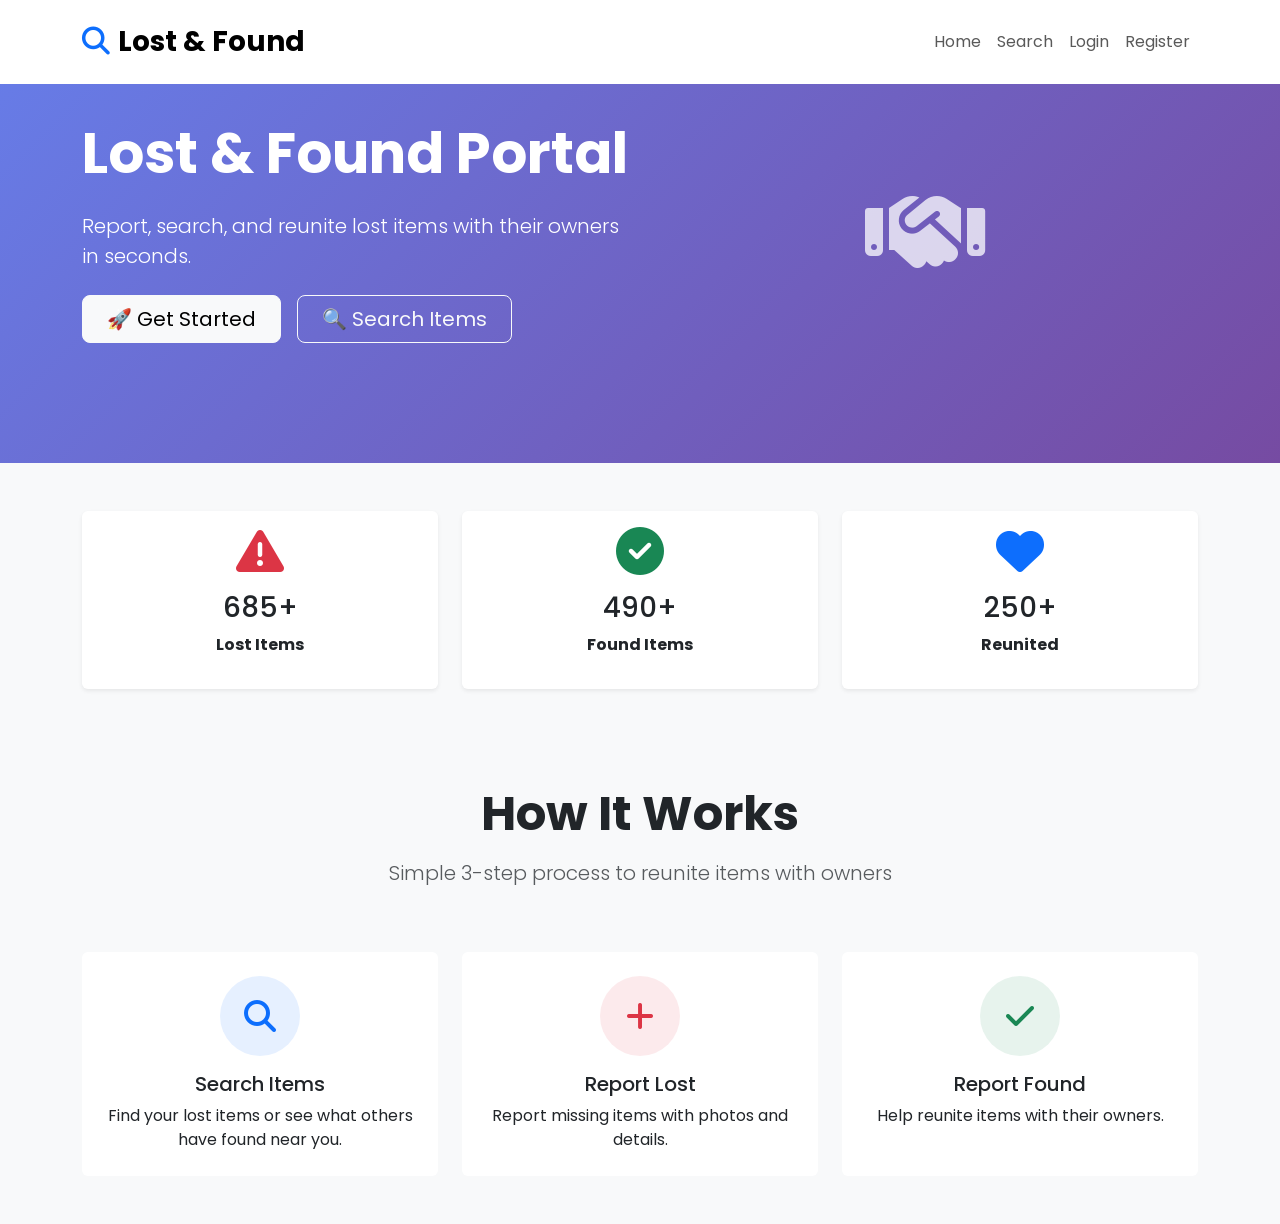
<file: index.html>
<!DOCTYPE html>
<html lang="en">
<head>
    <meta charset="UTF-8">
    <meta name="viewport" content="width=device-width, initial-scale=1.0">
    <title>Lost & Found Portal</title>
    <link href="https://cdn.jsdelivr.net/npm/bootstrap@5.3.2/dist/css/bootstrap.min.css" rel="stylesheet">
    <link href="https://cdnjs.cloudflare.com/ajax/libs/font-awesome/6.4.0/css/all.min.css" rel="stylesheet">
    <link href="https://cdnjs.cloudflare.com/ajax/libs/animate.css/4.1.1/animate.min.css" rel="stylesheet">
    <link href="https://fonts.googleapis.com/css2?family=Poppins:wght@300;400;500;600;700&display=swap" rel="stylesheet">
    <style>
        :root {
            --primary: linear-gradient(135deg, #667eea 0%, #764ba2 100%);
            --secondary: #f8f9fa;
        }
        body { font-family: 'Poppins', sans-serif; background: var(--secondary); }
        .hero-section { background: var(--primary); color: white; padding: 120px 0; }
        .navbar.scrolled { box-shadow: 0 2px 20px rgba(0,0,0,0.1); }
        .feature-card { transition: all 0.3s; border: none; }
        .feature-card:hover { transform: translateY(-10px); box-shadow: 0 20px 40px rgba(0,0,0,0.1); }
        .feature-icon { width: 80px; height: 80px; }
        .item-card { transition: all 0.3s; border-left: 4px solid #667eea; }
        .item-card:hover { transform: translateY(-5px); box-shadow: 0 10px 30px rgba(0,0,0,0.1); }
    </style>
</head>
<body>
    <!-- Navigation -->
    <nav class="navbar navbar-expand-lg navbar-light bg-white fixed-top py-3">
        <div class="container">
            <a class="navbar-brand fw-bold fs-3" href="index.html">
                <i class="fas fa-search text-primary me-2"></i>Lost & Found
            </a>
            <button class="navbar-toggler" type="button" data-bs-toggle="collapse" data-bs-target="#navbarNav" aria-label="Toggle navigation">
                <span class="navbar-toggler-icon"></span>
            </button>
            <div class="collapse navbar-collapse" id="navbarNav">
                <ul class="navbar-nav ms-auto">
                    <li class="nav-item"><a class="nav-link" href="index.html">Home</a></li>
                    <li class="nav-item"><a class="nav-link" href="search.html">Search</a></li>
                    <li class="nav-item"><a class="nav-link" href="login.html">Login</a></li>
                    <li class="nav-item"><a class="nav-link" href="register.html">Register</a></li>
                </ul>
            </div>
        </div>
    </nav>

    <!-- Hero Section -->
    <section class="hero-section">
        <div class="container">
            <div class="row align-items-center">
                <div class="col-lg-6">
                    <h1 class="display-4 fw-bold mb-4 animate__animated animate__fadeInUp">
                        Lost & Found Portal
                    </h1>
                    <p class="lead mb-4 opacity-90">Report, search, and reunite lost items with their owners in seconds.</p>
                    <div class="d-flex flex-wrap gap-3">
                        <a href="register.html" class="btn btn-light btn-lg px-4">🚀 Get Started</a>
                        <a href="search.html" class="btn btn-outline-light btn-lg px-4">🔍 Search Items</a>
                    </div>
                </div>
                <div class="col-lg-6 text-center">
                    <i class="fas fa-handshake fa-6x opacity-75"></i>
                </div>
            </div>
        </div>
    </section>

    <!-- Stats Section -->
    <section class="py-5 stats-section">
        <div class="container">
            <div class="row text-center g-4">
                <div class="col-md-4">
                    <div class="card border-0 shadow-sm">
                        <div class="card-body">
                            <i class="fas fa-exclamation-triangle text-danger fa-3x mb-3"></i>
                            <h3><span class="counter" data-target="1247">0</span>+</h3>
                            <p class="fw-bold">Lost Items</p>
                        </div>
                    </div>
                </div>
                <div class="col-md-4">
                    <div class="card border-0 shadow-sm">
                        <div class="card-body">
                            <i class="fas fa-check-circle text-success fa-3x mb-3"></i>
                            <h3><span class="counter" data-target="892">0</span>+</h3>
                            <p class="fw-bold">Found Items</p>
                        </div>
                    </div>
                </div>
                <div class="col-md-4">
                    <div class="card border-0 shadow-sm">
                        <div class="card-body">
                            <i class="fas fa-heart text-primary fa-3x mb-3"></i>
                            <h3><span class="counter" data-target="456">0</span>+</h3>
                            <p class="fw-bold">Reunited</p>
                        </div>
                    </div>
                </div>
            </div>
        </div>
    </section>

    <!-- Features -->
    <section class="py-5 bg-light">
        <div class="container">
            <div class="row text-center mb-5">
                <div class="col-lg-8 mx-auto">
                    <h2 class="display-5 fw-bold mb-3">How It Works</h2>
                    <p class="lead text-muted">Simple 3-step process to reunite items with owners</p>
                </div>
            </div>
            <div class="row g-4">
                <div class="col-lg-4 col-md-6">
                    <div class="card feature-card h-100">
                        <div class="card-body text-center p-4">
                            <div class="bg-primary bg-opacity-10 rounded-circle d-inline-flex align-items-center justify-content-center mb-3 feature-icon">
                                <i class="fas fa-search fa-2x text-primary"></i>
                            </div>
                            <h5 class="card-title">Search Items</h5>
                            <p class="card-text">Find your lost items or see what others have found near you.</p>
                        </div>
                    </div>
                </div>
                <div class="col-lg-4 col-md-6">
                    <div class="card feature-card h-100">
                        <div class="card-body text-center p-4">
                            <div class="bg-danger bg-opacity-10 rounded-circle d-inline-flex align-items-center justify-content-center mb-3 feature-icon">
                                <i class="fas fa-plus fa-2x text-danger"></i>
                            </div>
                            <h5 class="card-title">Report Lost</h5>
                            <p class="card-text">Report missing items with photos and details.</p>
                        </div>
                    </div>
                </div>
                <div class="col-lg-4 col-md-6">
                    <div class="card feature-card h-100">
                        <div class="card-body text-center p-4">
                            <div class="bg-success bg-opacity-10 rounded-circle d-inline-flex align-items-center justify-content-center mb-3 feature-icon">
                                <i class="fas fa-check fa-2x text-success"></i>
                            </div>
                            <h5 class="card-title">Report Found</h5>
                            <p class="card-text">Help reunite items with their owners.</p>
                        </div>
                    </div>
                </div>
            </div>
        </div>
    </section>

    <!-- Toast -->
    <div class="toast-container position-fixed bottom-0 end-0 p-3">
        <div id="liveToast" class="toast" role="alert" aria-live="assertive" aria-atomic="true">
            <div class="toast-header">
                <i class="fas fa-check-circle text-success me-2"></i>
                <strong class="me-auto">Success</strong>
                <button type="button" class="btn-close" data-bs-dismiss="toast" aria-label="Close"></button>
            </div>
            <div class="toast-body"></div>
        </div>
    </div>

    <script src="https://cdn.jsdelivr.net/npm/bootstrap@5.3.2/dist/js/bootstrap.bundle.min.js"></script>
    <script src="script.js"></script>
</body>
</html>
</file>
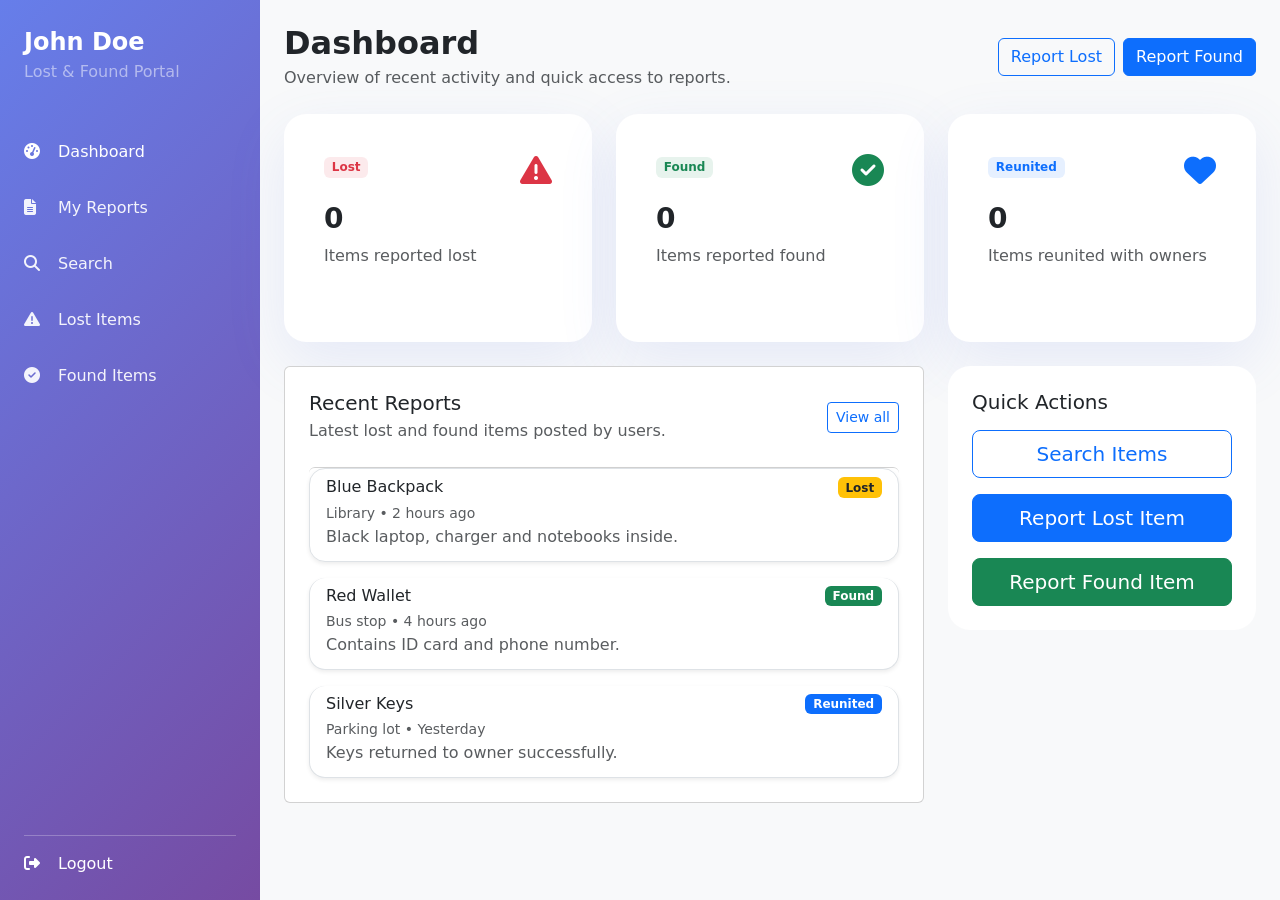
<file: Dashboard.html>
<!DOCTYPE html>
<html lang="en">
<head>
    <meta charset="UTF-8">
    <meta name="viewport" content="width=device-width, initial-scale=1.0">
    <title>Dashboard - Lost & Found Portal</title>
    <link href="https://cdn.jsdelivr.net/npm/bootstrap@5.3.2/dist/css/bootstrap.min.css" rel="stylesheet">
    <link href="https://cdnjs.cloudflare.com/ajax/libs/font-awesome/6.4.0/css/all.min.css" rel="stylesheet">
    <style>
        :root { --primary: linear-gradient(135deg, #667eea 0%, #764ba2 100%); }
        body { min-height: 100vh; background: #f8f9fa; }
        .sidebar { min-height: 100vh; width: 260px; background: var(--primary); }
        .sidebar .nav-link { color: rgba(255, 255, 255, 0.92); }
        .sidebar .nav-link:hover, .sidebar .nav-link.active { color: #fff; }
        .sidebar .nav-link i { width: 26px; }
        .dashboard-card { border-radius: 22px; border: none; box-shadow: 0 20px 60px rgba(102, 126, 234, 0.12); }
        .dashboard-card .card-body { min-height: 180px; }
        .quick-card { border-radius: 22px; border: none; }
        .item-card { transition: all 0.25s ease; }
        .item-card:hover { transform: translateY(-4px); box-shadow: 0 18px 45px rgba(0, 0, 0, 0.08); }
        .toast-container { z-index: 1080; }
    </style>
</head>
<body>
    <div class="d-flex">
        <aside class="sidebar d-flex flex-column p-4 text-white">
            <div class="mb-5">
                <div class="fs-4 fw-bold">John Doe</div>
                <div class="text-white-50">Lost & Found Portal</div>
            </div>
            <nav class="nav flex-column">
                <a class="nav-link px-0 mb-3 active" href="dashboard.html"><i class="fas fa-tachometer-alt me-2"></i>Dashboard</a>
                <a class="nav-link px-0 mb-3" href="my-reports.html"><i class="fas fa-file-alt me-2"></i>My Reports</a>
                <a class="nav-link px-0 mb-3" href="search.html"><i class="fas fa-search me-2"></i>Search</a>
                <a class="nav-link px-0 mb-3" href="lost-items.html"><i class="fas fa-exclamation-triangle me-2"></i>Lost Items</a>
                <a class="nav-link px-0 mb-3" href="found-items.html"><i class="fas fa-check-circle me-2"></i>Found Items</a>
            </nav>
            <div class="mt-auto">
                <hr class="border-white-50">
                <a class="nav-link px-0 text-white" href="index.html"><i class="fas fa-sign-out-alt me-2"></i>Logout</a>
            </div>
        </aside>

        <main class="flex-grow-1 p-4">
            <div class="d-flex flex-column flex-md-row justify-content-between align-items-start align-items-md-center mb-4 gap-3">
                <div>
                    <h1 class="h2 fw-bold mb-1">Dashboard</h1>
                    <p class="text-muted mb-0">Overview of recent activity and quick access to reports.</p>
                </div>
                <div class="d-flex gap-2">
                    <a href="report-lost.html" class="btn btn-outline-primary">Report Lost</a>
                    <a href="report-found.html" class="btn btn-primary">Report Found</a>
                </div>
            </div>

            <div class="row g-4 mb-4">
                <div class="col-md-4">
                    <div class="card dashboard-card p-4">
                        <div class="card-body">
                            <div class="d-flex justify-content-between align-items-start mb-3">
                                <div>
                                    <span class="badge bg-danger bg-opacity-10 text-danger">Lost</span>
                                </div>
                                <i class="fas fa-exclamation-triangle fa-2x text-danger"></i>
                            </div>
                            <h3 class="fw-bold counter" data-target="1247">0</h3>
                            <p class="text-muted mb-0">Items reported lost</p>
                        </div>
                    </div>
                </div>
                <div class="col-md-4">
                    <div class="card dashboard-card p-4">
                        <div class="card-body">
                            <div class="d-flex justify-content-between align-items-start mb-3">
                                <div>
                                    <span class="badge bg-success bg-opacity-10 text-success">Found</span>
                                </div>
                                <i class="fas fa-check-circle fa-2x text-success"></i>
                            </div>
                            <h3 class="fw-bold counter" data-target="892">0</h3>
                            <p class="text-muted mb-0">Items reported found</p>
                        </div>
                    </div>
                </div>
                <div class="col-md-4">
                    <div class="card dashboard-card p-4">
                        <div class="card-body">
                            <div class="d-flex justify-content-between align-items-start mb-3">
                                <div>
                                    <span class="badge bg-primary bg-opacity-10 text-primary">Reunited</span>
                                </div>
                                <i class="fas fa-heart fa-2x text-primary"></i>
                            </div>
                            <h3 class="fw-bold counter" data-target="456">0</h3>
                            <p class="text-muted mb-0">Items reunited with owners</p>
                        </div>
                    </div>
                </div>
            </div>

            <div class="row g-4">
                <div class="col-xl-8">
                    <div class="card p-4">
                        <div class="d-flex justify-content-between align-items-center mb-4">
                            <div>
                                <h2 class="h5 mb-1">Recent Reports</h2>
                                <p class="text-muted mb-0">Latest lost and found items posted by users.</p>
                            </div>
                            <a href="my-reports.html" class="btn btn-sm btn-outline-primary">View all</a>
                        </div>
                        <div class="list-group">
                            <div class="list-group-item list-group-item-action mb-3 rounded-4 shadow-sm">
                                <div class="d-flex justify-content-between align-items-start">
                                    <div>
                                        <h6 class="mb-1">Blue Backpack</h6>
                                        <small class="text-muted">Library • 2 hours ago</small>
                                    </div>
                                    <span class="badge bg-warning text-dark">Lost</span>
                                </div>
                                <p class="mb-1 text-muted">Black laptop, charger and notebooks inside.</p>
                            </div>
                            <div class="list-group-item list-group-item-action mb-3 rounded-4 shadow-sm">
                                <div class="d-flex justify-content-between align-items-start">
                                    <div>
                                        <h6 class="mb-1">Red Wallet</h6>
                                        <small class="text-muted">Bus stop • 4 hours ago</small>
                                    </div>
                                    <span class="badge bg-success">Found</span>
                                </div>
                                <p class="mb-1 text-muted">Contains ID card and phone number.</p>
                            </div>
                            <div class="list-group-item list-group-item-action rounded-4 shadow-sm">
                                <div class="d-flex justify-content-between align-items-start">
                                    <div>
                                        <h6 class="mb-1">Silver Keys</h6>
                                        <small class="text-muted">Parking lot • Yesterday</small>
                                    </div>
                                    <span class="badge bg-primary">Reunited</span>
                                </div>
                                <p class="mb-1 text-muted">Keys returned to owner successfully.</p>
                            </div>
                        </div>
                    </div>
                </div>
                <div class="col-xl-4">
                    <div class="card p-4 quick-card">
                        <h2 class="h5 mb-3">Quick Actions</h2>
                        <div class="d-grid gap-3">
                            <a href="search.html" class="btn btn-outline-primary btn-lg">Search Items</a>
                            <a href="report-lost.html" class="btn btn-primary btn-lg">Report Lost Item</a>
                            <a href="report-found.html" class="btn btn-success btn-lg">Report Found Item</a>
                        </div>
                    </div>
                </div>
            </div>
        </main>
    </div>

    <div class="toast-container position-fixed bottom-0 end-0 p-3">
        <div id="liveToast" class="toast align-items-center text-white bg-success border-0" role="alert" aria-live="assertive" aria-atomic="true">
            <div class="toast-header bg-transparent border-0">
                <i class="fas fa-check-circle text-white me-2"></i>
                <strong class="me-auto text-white">Success</strong>
                <button type="button" class="btn-close btn-close-white" data-bs-dismiss="toast" aria-label="Close"></button>
            </div>
            <div class="toast-body"></div>
        </div>
    </div>

    <script src="https://cdn.jsdelivr.net/npm/bootstrap@5.3.2/dist/js/bootstrap.bundle.min.js"></script>
    <script src="script.js"></script>
</body>
</html>
</file>
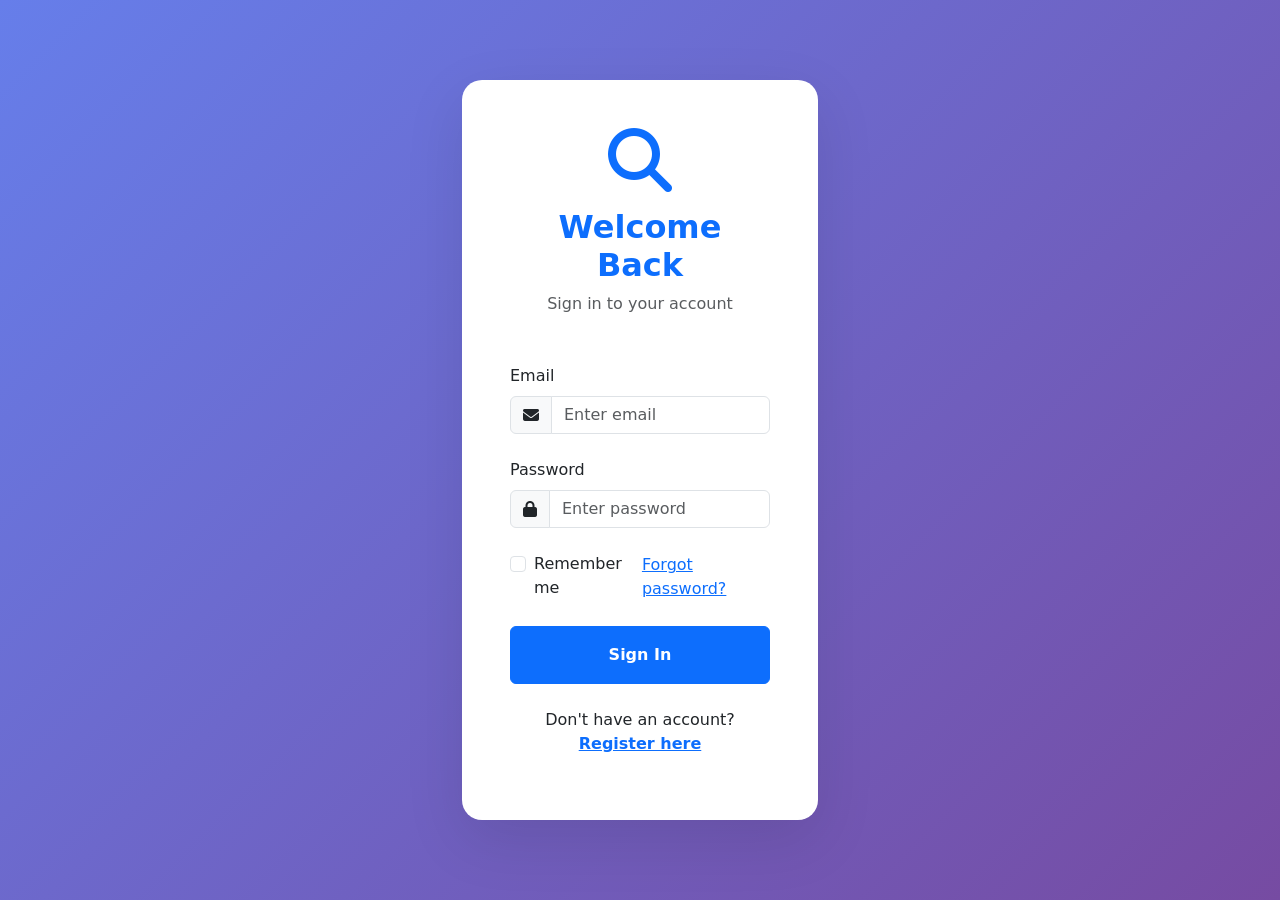
<file: login.html>
<!DOCTYPE html>
<html lang="en">
<head>
    <meta charset="UTF-8">
    <meta name="viewport" content="width=device-width, initial-scale=1.0">
    <title>Login - Lost & Found Portal</title>
    <link href="https://cdn.jsdelivr.net/npm/bootstrap@5.3.2/dist/css/bootstrap.min.css" rel="stylesheet">
    <link href="https://cdnjs.cloudflare.com/ajax/libs/font-awesome/6.4.0/css/all.min.css" rel="stylesheet">
    <style>
        :root { --primary: linear-gradient(135deg, #667eea 0%, #764ba2 100%); }
        body { background: var(--primary); min-height: 100vh; }
        .login-card { border: none; border-radius: 20px; box-shadow: 0 20px 60px rgba(0,0,0,0.1); }
    </style>
</head>
<body class="d-flex align-items-center py-4">
    <div class="container">
        <div class="row justify-content-center">
            <div class="col-md-6 col-lg-4">
                <div class="card login-card">
                    <div class="card-body p-5">
                        <div class="text-center mb-5">
                            <i class="fas fa-search fa-4x text-primary mb-3"></i>
                            <h2 class="fw-bold text-primary">Welcome Back</h2>
                            <p class="text-muted">Sign in to your account</p>
                        </div>
                        <form class="needs-validation" novalidate data-redirect="dashboard.html">
                            <div class="mb-4">
                                <label class="form-label">Email</label>
                                <div class="input-group">
                                    <span class="input-group-text"><i class="fas fa-envelope"></i></span>
                                    <input type="email" class="form-control" placeholder="Enter email" required>
                                </div>
                            </div>
                            <div class="mb-4">
                                <label class="form-label">Password</label>
                                <div class="input-group">
                                    <span class="input-group-text"><i class="fas fa-lock"></i></span>
                                    <input type="password" class="form-control" placeholder="Enter password" required>
                                </div>
                            </div>
                            <div class="d-flex justify-content-between align-items-center mb-4">
                                <div class="form-check">
                                    <input class="form-check-input" type="checkbox" id="remember">
                                    <label class="form-check-label" for="remember">Remember me</label>
                                </div>
                                <a href="#" class="text-primary">Forgot password?</a>
                            </div>
                            <button type="submit" class="btn btn-primary w-100 py-3 fw-bold">Sign In</button>
                        </form>
                        <div class="text-center mt-4">
                            <p>Don't have an account? <a href="register.html" class="text-primary fw-bold">Register here</a></p>
                        </div>
                    </div>
                </div>
            </div>
        </div>
    </div>

    <script src="https://cdn.jsdelivr.net/npm/bootstrap@5.3.2/dist/js/bootstrap.bundle.min.js"></script>
    <script src="script.js"></script>
</body>
</html>
</file>
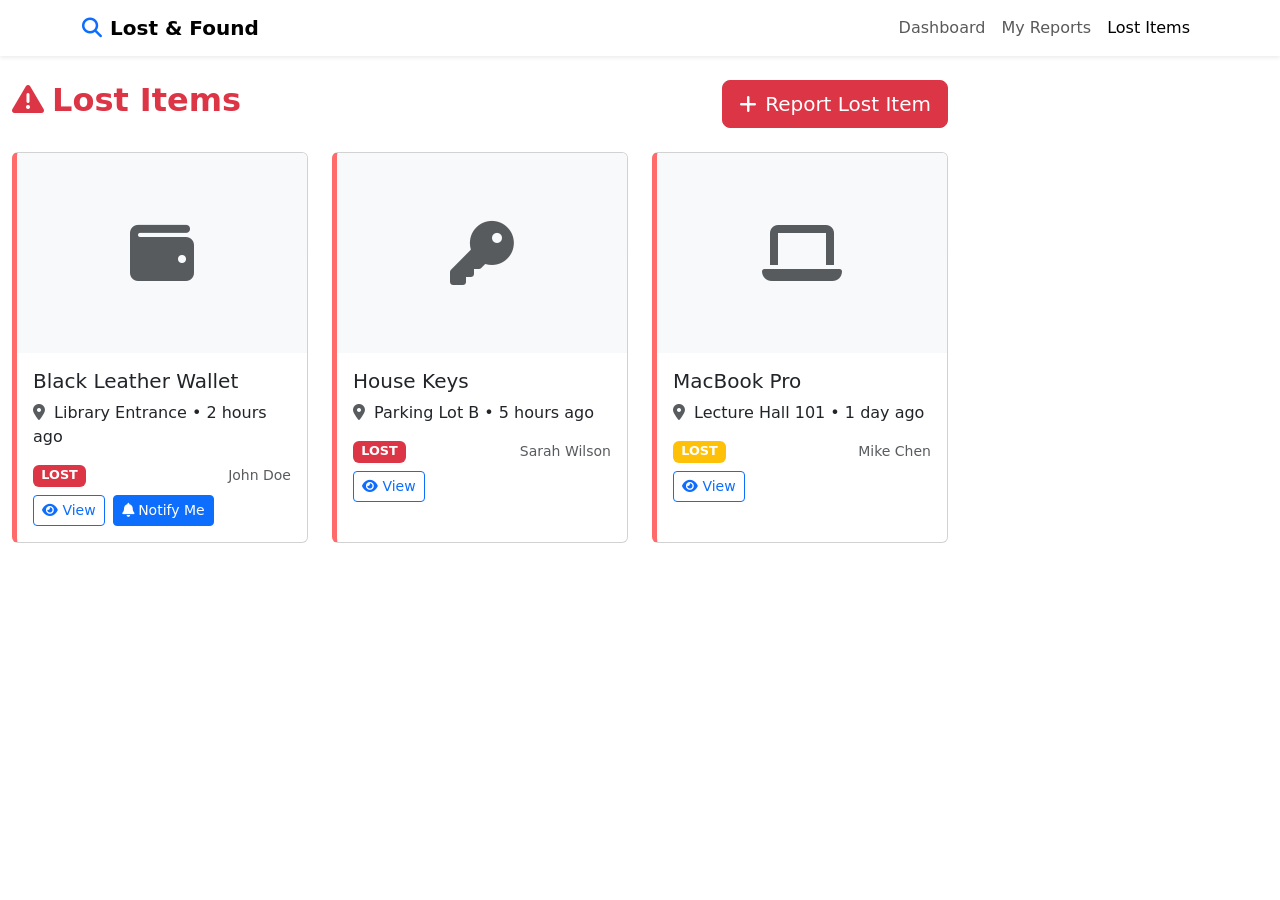
<file: lost-items.html>
<!DOCTYPE html>
<html lang="en">
<head>
    <meta charset="UTF-8">
    <meta name="viewport" content="width=device-width, initial-scale=1.0">
    <title>Lost Items - Lost & Found Portal</title>
    <link href="https://cdn.jsdelivr.net/npm/bootstrap@5.3.2/dist/css/bootstrap.min.css" rel="stylesheet">
    <link href="https://cdnjs.cloudflare.com/ajax/libs/font-awesome/6.4.0/css/all.min.css" rel="stylesheet">
    <style>
        :root { --primary: linear-gradient(135deg, #667eea 0%, #764ba2 100%); }
        .item-card { border-left: 5px solid #ff6b6b; transition: all 0.3s; }
        .item-card:hover { transform: translateY(-5px); box-shadow: 0 10px 30px rgba(0,0,0,0.1); }
        .status-badge { font-size: 0.8rem; }
    </style>
</head>
<body>
    <!-- Navigation -->
    <nav class="navbar navbar-expand-lg navbar-light bg-white shadow-sm">
        <div class="container">
            <a class="navbar-brand fw-bold" href="dashboard.html">
                <i class="fas fa-search text-primary me-2"></i>Lost & Found
            </a>
            <div class="navbar-nav ms-auto">
                <a class="nav-link" href="dashboard.html">Dashboard</a>
                <a class="nav-link" href="my-reports.html">My Reports</a>
                <a class="nav-link active" href="lost-items.html">Lost Items</a>
            </div>
        </div>
    </nav>

    <div class="container-fluid py-4">
        <div class="row">
            <div class="col-lg-9">
                <div class="d-flex justify-content-between align-items-center mb-4">
                    <h1 class="h2 fw-bold text-danger">
                        <i class="fas fa-exclamation-triangle me-2"></i>Lost Items
                    </h1>
                    <a href="report-lost.html" class="btn btn-danger btn-lg">
                        <i class="fas fa-plus me-2"></i>Report Lost Item
                    </a>
                </div>

                <div class="row g-4">
                    <!-- Item Card 1 -->
                    <div class="col-lg-4 col-md-6">
                        <div class="card item-card h-100">
                            <div class="card-img-top bg-light d-flex align-items-center justify-content-center" style="height: 200px;">
                                <i class="fas fa-wallet fa-4x text-muted"></i>
                            </div>
                            <div class="card-body">
                                <h5 class="card-title">Black Leather Wallet</h5>
                                <p class="card-text">
                                    <i class="fas fa-map-marker-alt me-1 text-muted"></i>
                                    Library Entrance • 2 hours ago
                                </p>
                                <div class="d-flex justify-content-between align-items-center mb-2">
                                    <span class="badge bg-danger status-badge">LOST</span>
                                    <small class="text-muted">John Doe</small>
                                </div>
                                <div class="d-flex gap-2">
                                    <button class="btn btn-outline-primary btn-sm">
                                        <i class="fas fa-eye"></i> View
                                    </button>
                                    <button class="btn btn-primary btn-sm">
                                        <i class="fas fa-bell"></i> Notify Me
                                    </button>
                                </div>
                            </div>
                        </div>
                    </div>

                    <!-- Item Card 2 -->
                    <div class="col-lg-4 col-md-6">
                        <div class="card item-card h-100">
                            <div class="card-img-top bg-light d-flex align-items-center justify-content-center" style="height: 200px;">
                                <i class="fas fa-key fa-4x text-muted"></i>
                            </div>
                            <div class="card-body">
                                <h5 class="card-title">House Keys</h5>
                                <p class="card-text">
                                    <i class="fas fa-map-marker-alt me-1 text-muted"></i>
                                    Parking Lot B • 5 hours ago
                                </p>
                                <div class="d-flex justify-content-between align-items-center mb-2">
                                    <span class="badge bg-danger status-badge">LOST</span>
                                    <small class="text-muted">Sarah Wilson</small>
                                </div>
                                <div class="d-flex gap-2">
                                    <button class="btn btn-outline-primary btn-sm">
                                        <i class="fas fa-eye"></i> View
                                    </button>
                                </div>
                            </div>
                        </div>
                    </div>

                    <!-- More item cards... (repeat pattern) -->
                    <div class="col-lg-4 col-md-6">
                        <div class="card item-card h-100">
                            <div class="card-img-top bg-light d-flex align-items-center justify-content-center" style="height: 200px;">
                                <i class="fas fa-laptop fa-4x text-muted"></i>
                            </div>
                            <div class="card-body">
                                <h5 class="card-title">MacBook Pro</h5>
                                <p class="card-text">
                                    <i class="fas fa-map-marker-alt me-1 text-muted"></i>
                                    Lecture Hall 101 • 1 day ago
                                </p>
                                <div class="d-flex justify-content-between align-items-center mb-2">
                                    <span class="badge bg-warning status-badge">LOST</span>
                                    <small class="text-muted">Mike Chen</small>
                                </div>
                                <div class="d-flex gap-2">
                                    <button class="btn btn-outline-primary btn-sm">
                                        <i class="fas fa-eye"></i> View
                                    </button>
                                </div>
                            </div>
                        </div>
                    </div>
                </div>
            </div>
        </div>
    </div>

    <script src="https://cdn.jsdelivr.net/npm/bootstrap@5.3.2/dist/js/bootstrap.bundle.min.js"></script>
    <script src="script.js"></script>
</body>
</html>
</file>
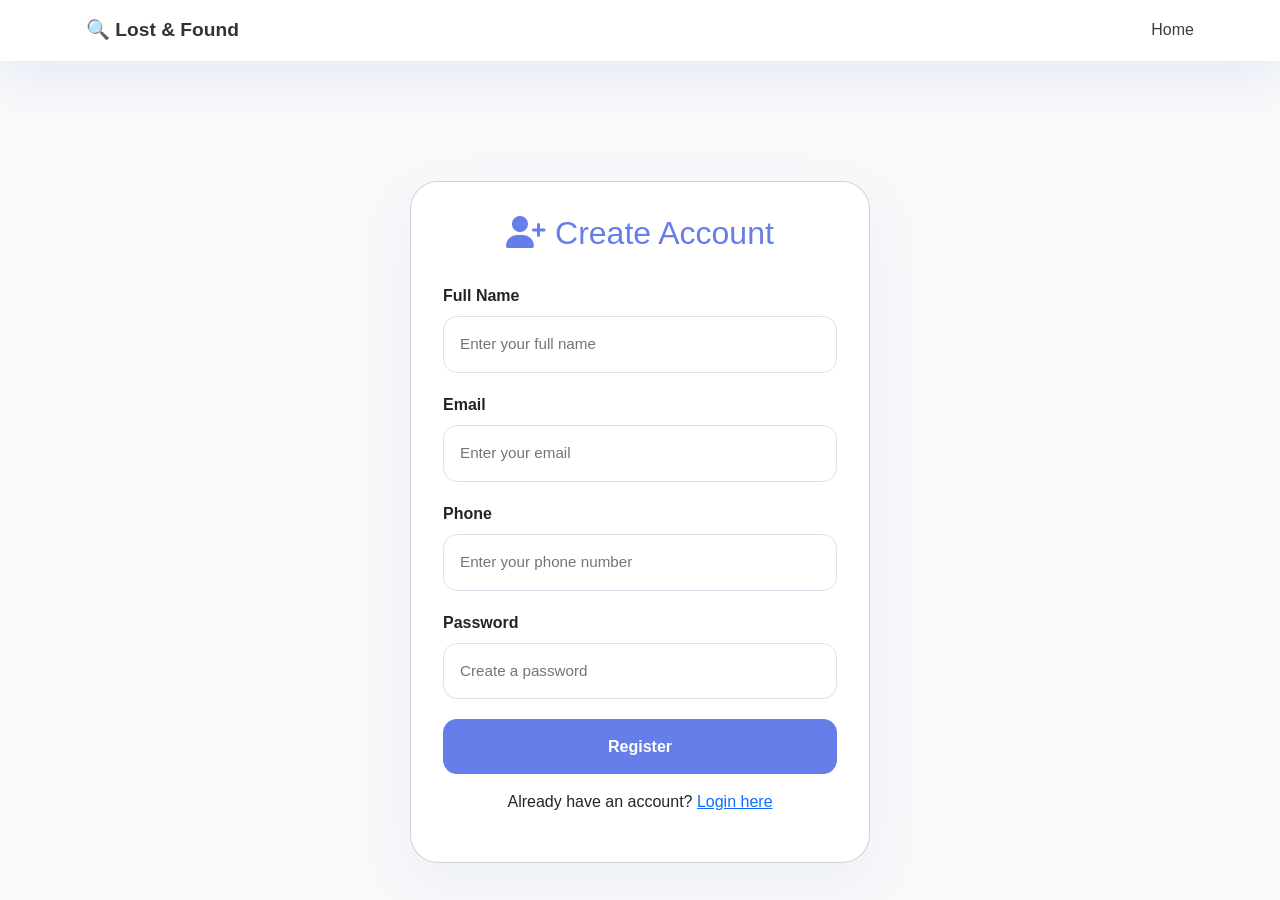
<file: register.html>
﻿<!DOCTYPE html>
<html lang="en">
<head>
    <meta charset="UTF-8">
    <meta name="viewport" content="width=device-width, initial-scale=1.0">
    <title>Register - Lost & Found Portal</title>
    <link href="https://cdn.jsdelivr.net/npm/bootstrap@5.3.2/dist/css/bootstrap.min.css" rel="stylesheet">
    <link href="https://cdnjs.cloudflare.com/ajax/libs/font-awesome/6.4.0/css/all.min.css" rel="stylesheet">
    <link rel="stylesheet" href="style.css">
</head>
<body>
    <header class="header">
        <nav class="nav container">
            <div class="logo">🔍 Lost & Found</div>
            <ul class="nav-links">
                <li><a href="index.html">Home</a></li>
            </ul>
        </nav>
    </header>

    <div class="container register-wrapper">
        <div class="register-card-wrapper">
            <div class="card">
                <h2 class="register-title">
                    <i class="fas fa-user-plus"></i> Create Account
                </h2>
                <form class="needs-validation" novalidate data-redirect="login.html">
                    <div class="form-group">
                        <label>Full Name</label>
                        <input type="text" placeholder="Enter your full name" required>
                        <div class="invalid-feedback">Please enter your full name.</div>
                    </div>
                    <div class="form-group">
                        <label>Email</label>
                        <input type="email" placeholder="Enter your email" required>
                        <div class="invalid-feedback">Please enter a valid email.</div>
                    </div>
                    <div class="form-group">
                        <label>Phone</label>
                        <input type="tel" placeholder="Enter your phone number" required>
                        <div class="invalid-feedback">Please enter your phone number.</div>
                    </div>
                    <div class="form-group">
                        <label>Password</label>
                        <input type="password" placeholder="Create a password" required>
                        <div class="invalid-feedback">Please create a password.</div>
                    </div>
                    <button type="submit" class="btn register-submit">Register</button>
                </form>
                <p class="register-note">
                    Already have an account? <a href="login.html">Login here</a>
                </p>
            </div>
        </div>
    </div>

    <script src="https://cdn.jsdelivr.net/npm/bootstrap@5.3.2/dist/js/bootstrap.bundle.min.js"></script>
    <script src="script.js"></script>
</body>
</html>
</file>
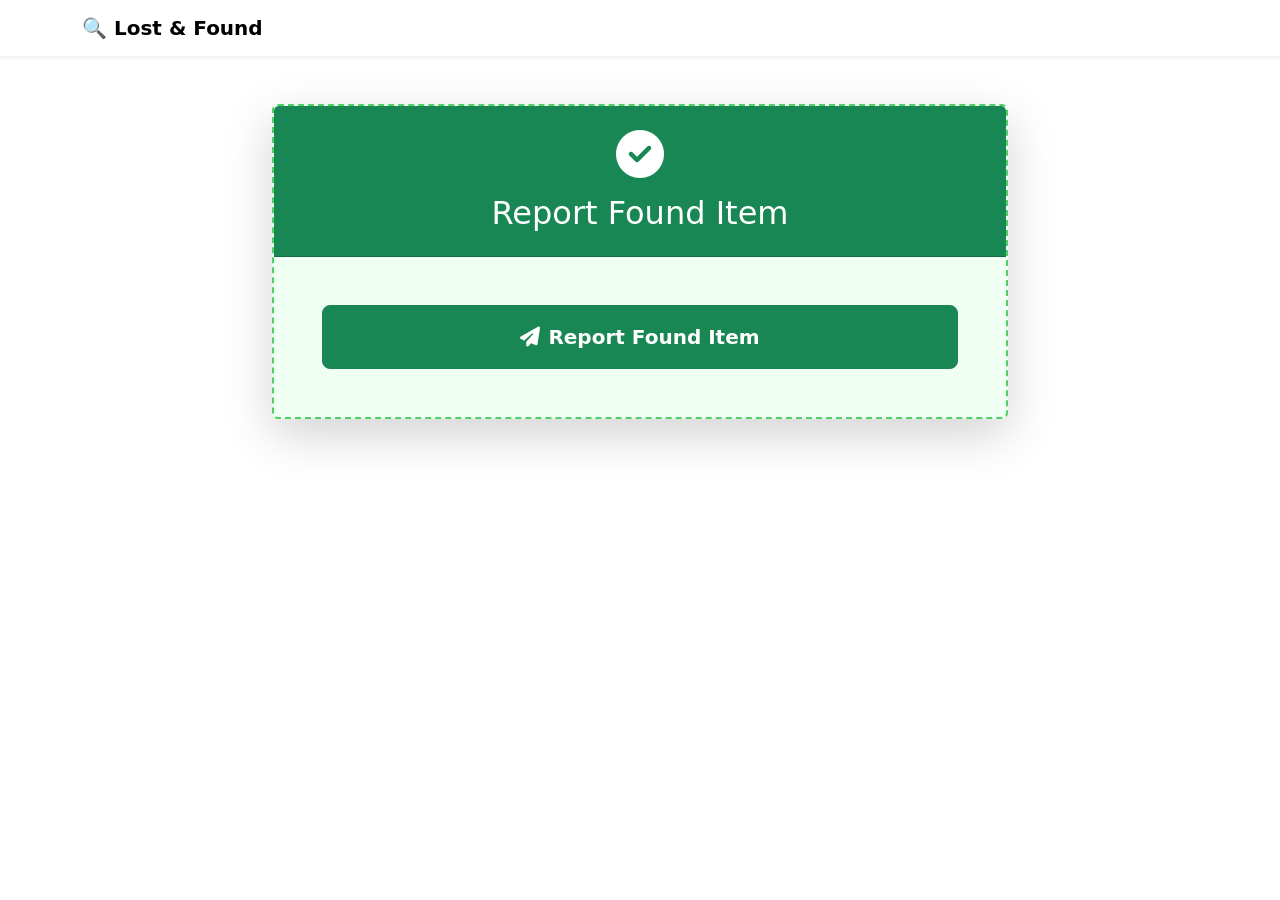
<file: report-found.html>
<!DOCTYPE html>
<html lang="en">
<head>
    <meta charset="UTF-8">
    <meta name="viewport" content="width=device-width, initial-scale=1.0">
    <title>Report Found Item - Lost & Found Portal</title>
    <link href="https://cdn.jsdelivr.net/npm/bootstrap@5.3.2/dist/css/bootstrap.min.css" rel="stylesheet">
    <link href="https://cdnjs.cloudflare.com/ajax/libs/font-awesome/6.4.0/css/all.min.css" rel="stylesheet">
    <style>
        .report-card { border: 2px dashed #51cf66; background: #f0fff4; }
    </style>
</head>
<body>
    <!-- Similar structure to report-lost.html but green theme -->
    <nav class="navbar navbar-expand-lg navbar-light bg-white shadow-sm">
        <div class="container">
            <a class="navbar-brand fw-bold" href="dashboard.html">🔍 Lost & Found</a>
        </div>
    </nav>

    <div class="container py-5">
        <div class="row justify-content-center">
            <div class="col-lg-8">
                <div class="card report-card shadow-lg">
                    <div class="card-header bg-success text-white text-center py-4">
                        <i class="fas fa-check-circle fa-3x mb-3"></i>
                        <h2 class="mb-0">Report Found Item</h2>
                    </div>
                    <div class="card-body p-5">
                        <!-- Same form structure as report-lost.html but green buttons -->
                        <form class="report-form needs-validation" novalidate>
                            <!-- Form fields identical to report-lost.html -->
                            <div class="d-grid">
                                <button type="submit" class="btn btn-success btn-lg fw-bold py-3">
                                    <i class="fas fa-paper-plane me-2"></i>Report Found Item
                                </button>
                            </div>
                        </form>
                    </div>
                </div>
            </div>
        </div>
    </div>

    <script src="https://cdn.jsdelivr.net/npm/bootstrap@5.3.2/dist/js/bootstrap.bundle.min.js"></script>
    <script src="script.js"></script>
</body>
</html>
</file>
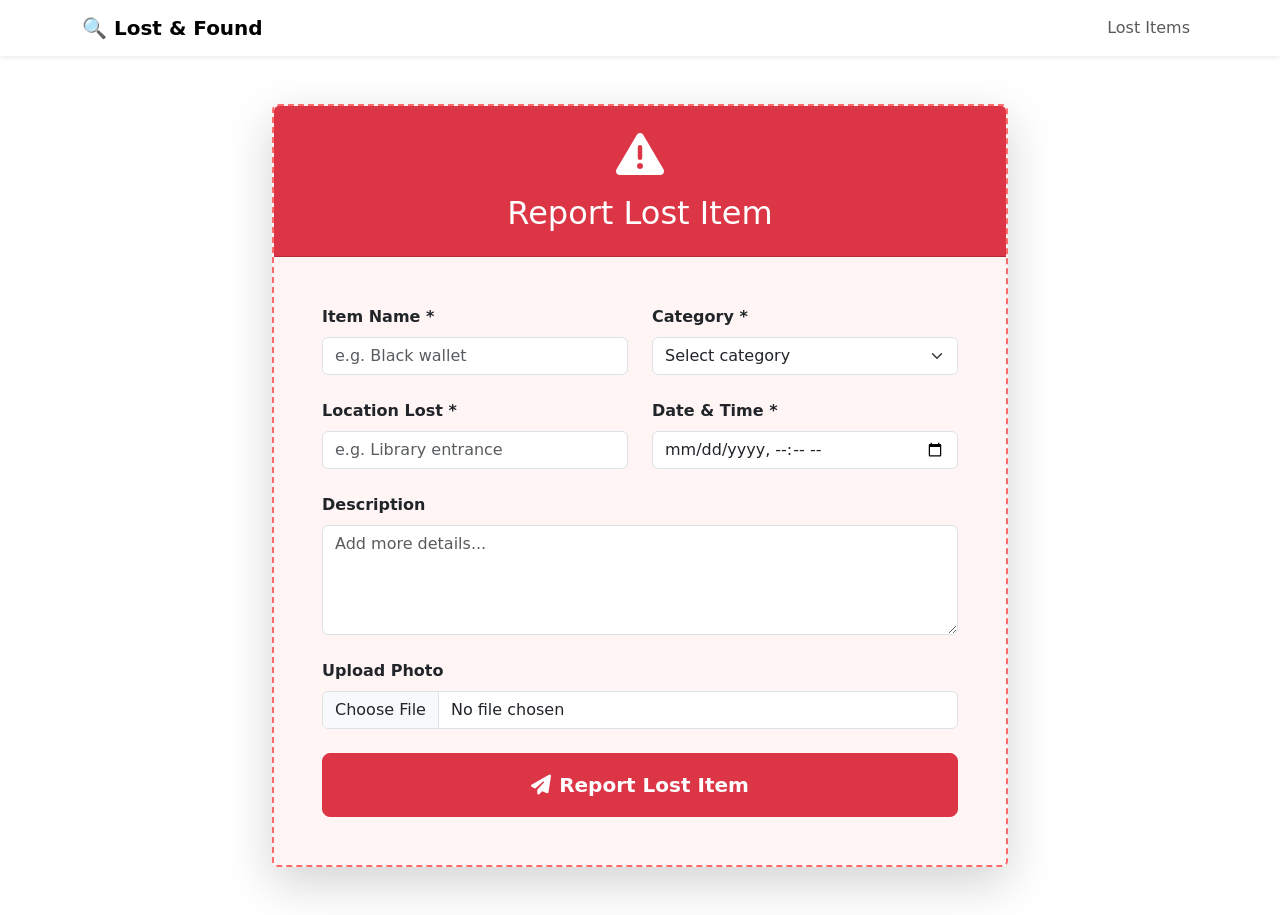
<file: report-lost.html>
<!DOCTYPE html>
<html lang="en">
<head>
    <meta charset="UTF-8">
    <meta name="viewport" content="width=device-width, initial-scale=1.0">
    <title>Report Lost Item - Lost & Found Portal</title>
    <link href="https://cdn.jsdelivr.net/npm/bootstrap@5.3.2/dist/css/bootstrap.min.css" rel="stylesheet">
    <link href="https://cdnjs.cloudflare.com/ajax/libs/font-awesome/6.4.0/css/all.min.css" rel="stylesheet">
    <style>
        .report-card { border: 2px dashed #ff6b6b; background: #fff5f5; }
    </style>
</head>
<body>
    <nav class="navbar navbar-expand-lg navbar-light bg-white shadow-sm">
        <div class="container">
            <a class="navbar-brand fw-bold" href="dashboard.html">🔍 Lost & Found</a>
            <div class="navbar-nav ms-auto">
                <a class="nav-link" href="lost-items.html">Lost Items</a>
            </div>
        </div>
    </nav>

    <div class="container py-5">
        <div class="row justify-content-center">
            <div class="col-lg-8">
                <div class="card report-card shadow-lg">
                    <div class="card-header bg-danger text-white text-center py-4">
                        <i class="fas fa-exclamation-triangle fa-3x mb-3"></i>
                        <h2 class="mb-0">Report Lost Item</h2>
                    </div>
                    <div class="card-body p-5">
                        <form class="report-form needs-validation" novalidate>
                            <div class="row">
                                <div class="col-md-6 mb-4">
                                    <label class="form-label fw-bold">Item Name *</label>
                                    <input type="text" class="form-control" placeholder="e.g. Black wallet" required>
                                </div>
                                <div class="col-md-6 mb-4">
                                    <label class="form-label fw-bold">Category *</label>
                                    <select class="form-select" required>
                                        <option value="">Select category</option>
                                        <option value="wallet">Wallet</option>
                                        <option value="keys">Keys</option>
                                        <option value="phone">Phone</option>
                                        <option value="laptop">Laptop</option>
                                    </select>
                                </div>
                            </div>
                            <div class="row">
                                <div class="col-md-6 mb-4">
                                    <label class="form-label fw-bold">Location Lost *</label>
                                    <input type="text" class="form-control" placeholder="e.g. Library entrance" required>
                                </div>
                                <div class="col-md-6 mb-4">
                                    <label class="form-label fw-bold">Date & Time *</label>
                                    <input type="datetime-local" class="form-control" required>
                                </div>
                            </div>
                            <div class="mb-4">
                                <label class="form-label fw-bold">Description</label>
                                <textarea class="form-control" rows="4" placeholder="Add more details..."></textarea>
                            </div>
                            <div class="mb-4">
                                <label class="form-label fw-bold">Upload Photo</label>
                                <input type="file" class="form-control" accept="image/*">
                            </div>
                            <div class="d-grid">
                                <button type="submit" class="btn btn-danger btn-lg fw-bold py-3">
                                    <i class="fas fa-paper-plane me-2"></i>Report Lost Item
                                </button>
                            </div>
                        </form>
                    </div>
                </div>
            </div>
        </div>
    </div>

    <script src="https://cdn.jsdelivr.net/npm/bootstrap@5.3.2/dist/js/bootstrap.bundle.min.js"></script>
    <script src="script.js"></script>
</body>
</html>
</file>
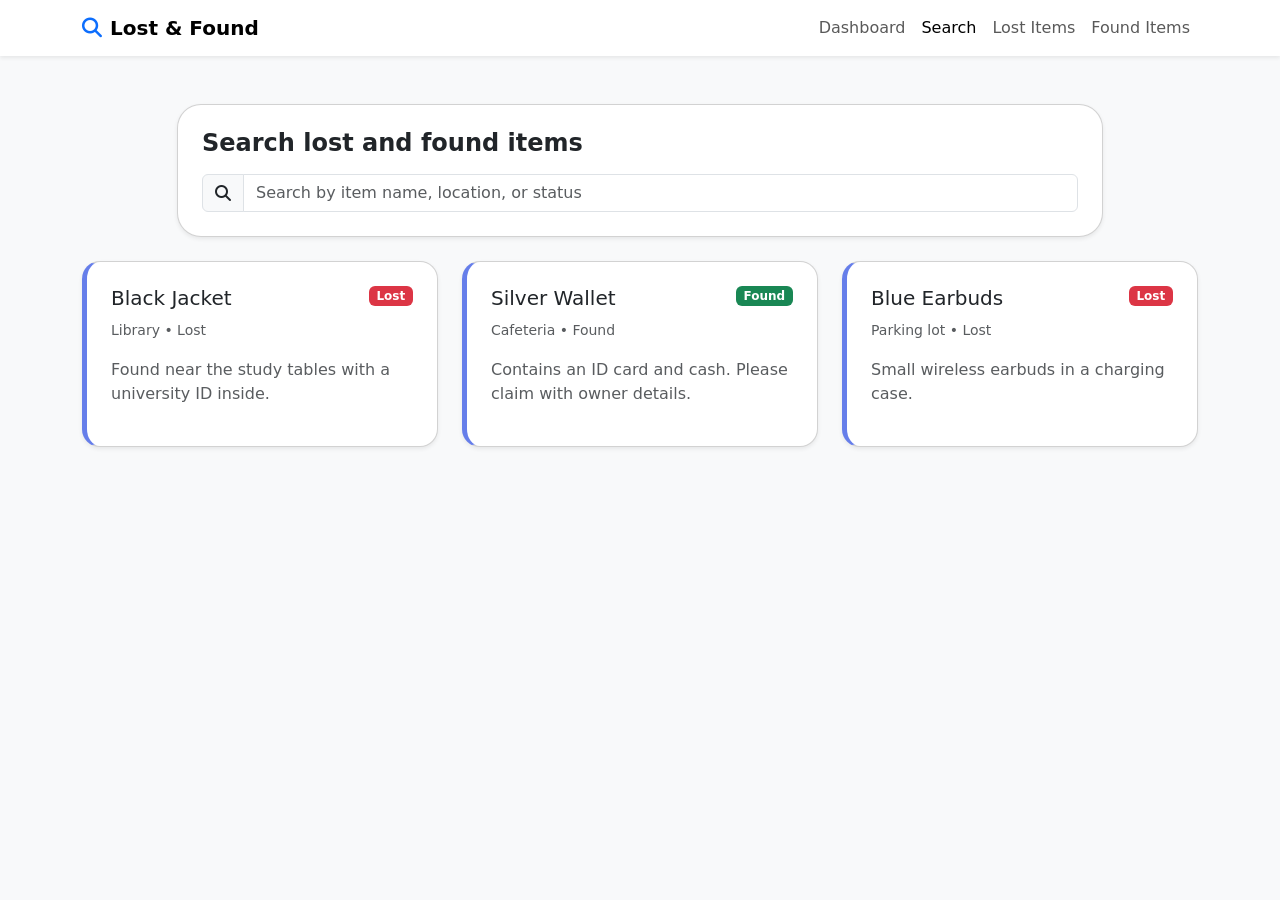
<file: search.html>
<!DOCTYPE html>
<html lang="en">
<head>
    <meta charset="UTF-8">
    <meta name="viewport" content="width=device-width, initial-scale=1.0">
    <title>Search - Lost & Found Portal</title>
    <link href="https://cdn.jsdelivr.net/npm/bootstrap@5.3.2/dist/css/bootstrap.min.css" rel="stylesheet">
    <link href="https://cdnjs.cloudflare.com/ajax/libs/font-awesome/6.4.0/css/all.min.css" rel="stylesheet">
    <style>
        body { background: #f8f9fa; }
        .search-card { border-radius: 24px; }
        .item-card { border-left: 5px solid #667eea; border-radius: 18px; transition: transform 0.2s ease, box-shadow 0.2s ease; }
        .item-card:hover { transform: translateY(-4px); box-shadow: 0 18px 40px rgba(0,0,0,0.08); }
    </style>
</head>
<body>
    <nav class="navbar navbar-expand-lg navbar-light bg-white shadow-sm">
        <div class="container">
            <a class="navbar-brand fw-bold" href="dashboard.html"><i class="fas fa-search text-primary me-2"></i>Lost & Found</a>
            <button class="navbar-toggler" type="button" data-bs-toggle="collapse" data-bs-target="#navbarNav" aria-label="Toggle navigation">
                <span class="navbar-toggler-icon"></span>
            </button>
            <div class="collapse navbar-collapse" id="navbarNav">
                <ul class="navbar-nav ms-auto">
                    <li class="nav-item"><a class="nav-link" href="dashboard.html">Dashboard</a></li>
                    <li class="nav-item"><a class="nav-link active" href="search.html">Search</a></li>
                    <li class="nav-item"><a class="nav-link" href="lost-items.html">Lost Items</a></li>
                    <li class="nav-item"><a class="nav-link" href="found-items.html">Found Items</a></li>
                </ul>
            </div>
        </div>
    </nav>

    <main class="container py-5">
        <div class="row justify-content-center mb-4">
            <div class="col-lg-10">
                <div class="card search-card p-4 shadow-sm">
                    <h2 class="h4 fw-bold mb-3">Search lost and found items</h2>
                    <div class="input-group">
                        <span class="input-group-text"><i class="fas fa-search"></i></span>
                        <input id="searchInput" type="search" class="form-control" placeholder="Search by item name, location, or status" aria-label="Search items">
                    </div>
                </div>
            </div>
        </div>

        <div class="row g-4">
            <div class="col-md-6 col-lg-4">
                <div class="card item-card shadow-sm p-4">
                    <div class="d-flex justify-content-between align-items-start mb-3">
                        <div>
                            <h5>Black Jacket</h5>
                            <small class="text-muted">Library • Lost</small>
                        </div>
                        <span class="badge bg-danger">Lost</span>
                    </div>
                    <p class="text-muted">Found near the study tables with a university ID inside.</p>
                </div>
            </div>
            <div class="col-md-6 col-lg-4">
                <div class="card item-card shadow-sm p-4">
                    <div class="d-flex justify-content-between align-items-start mb-3">
                        <div>
                            <h5>Silver Wallet</h5>
                            <small class="text-muted">Cafeteria • Found</small>
                        </div>
                        <span class="badge bg-success">Found</span>
                    </div>
                    <p class="text-muted">Contains an ID card and cash. Please claim with owner details.</p>
                </div>
            </div>
            <div class="col-md-6 col-lg-4">
                <div class="card item-card shadow-sm p-4">
                    <div class="d-flex justify-content-between align-items-start mb-3">
                        <div>
                            <h5>Blue Earbuds</h5>
                            <small class="text-muted">Parking lot • Lost</small>
                        </div>
                        <span class="badge bg-danger">Lost</span>
                    </div>
                    <p class="text-muted">Small wireless earbuds in a charging case.</p>
                </div>
            </div>
        </div>
    </main>

    <script src="https://cdn.jsdelivr.net/npm/bootstrap@5.3.2/dist/js/bootstrap.bundle.min.js"></script>
    <script src="script.js"></script>
</body>
</html>
</file>
<file: style.css>
:root {
    --primary: #667eea;
    --secondary: #f8f9fa;
    --card: #ffffff;
    --text: #333;
}

* {
    box-sizing: border-box;
}

body {
    margin: 0;
    font-family: 'Poppins', sans-serif;
    background: var(--secondary);
    color: var(--text);
}

.header {
    background: #fff;
    box-shadow: 0 15px 45px rgba(102, 126, 234, 0.12);
    padding: 1rem 0;
}

.nav {
    max-width: 1140px;
    margin: 0 auto;
    display: flex;
    align-items: center;
    justify-content: space-between;
    gap: 1rem;
}

.logo {
    font-weight: 700;
    font-size: 1.2rem;
}

.nav-links {
    list-style: none;
    display: flex;
    gap: 1rem;
    padding: 0;
    margin: 0;
}

.nav-links a {
    color: #3d3d3d;
    text-decoration: none;
    font-weight: 500;
}

.container {
    width: min(100%, 1140px);
    margin: 0 auto;
    padding: 0 1rem;
}

.card {
    background: var(--card);
    border-radius: 28px;
    box-shadow: 0 20px 60px rgba(102, 126, 234, 0.08);
    padding: 2rem;
}

.form-group {
    margin-bottom: 1.25rem;
}

.form-group label {
    display: block;
    margin-bottom: 0.5rem;
    font-weight: 600;
}

.form-group input {
    width: 100%;
    border: 1px solid #d9e2ef;
    border-radius: 14px;
    padding: 1rem;
    font-size: 0.95rem;
}

.btn {
    display: inline-flex;
    align-items: center;
    justify-content: center;
    background: var(--primary);
    color: #fff;
    border: none;
    border-radius: 14px;
    padding: 0.95rem 1.25rem;
    cursor: pointer;
    font-weight: 600;
}

.btn:hover {
    opacity: 0.95;
}

.card h2 {
    margin-top: 0;
}

@media (max-width: 768px) {
    .header, .container { padding-left: 1rem; padding-right: 1rem; }
    .nav { flex-direction: column; align-items: flex-start; }
}

.register-wrapper { padding-top: 120px; }
.register-card-wrapper { max-width: 460px; margin: 0 auto; }
.register-title { text-align: center; margin-bottom: 2rem; color: #667eea; }
.register-submit { width: 100%; }
.register-note { text-align: center; margin-top: 1rem; }
</file>
